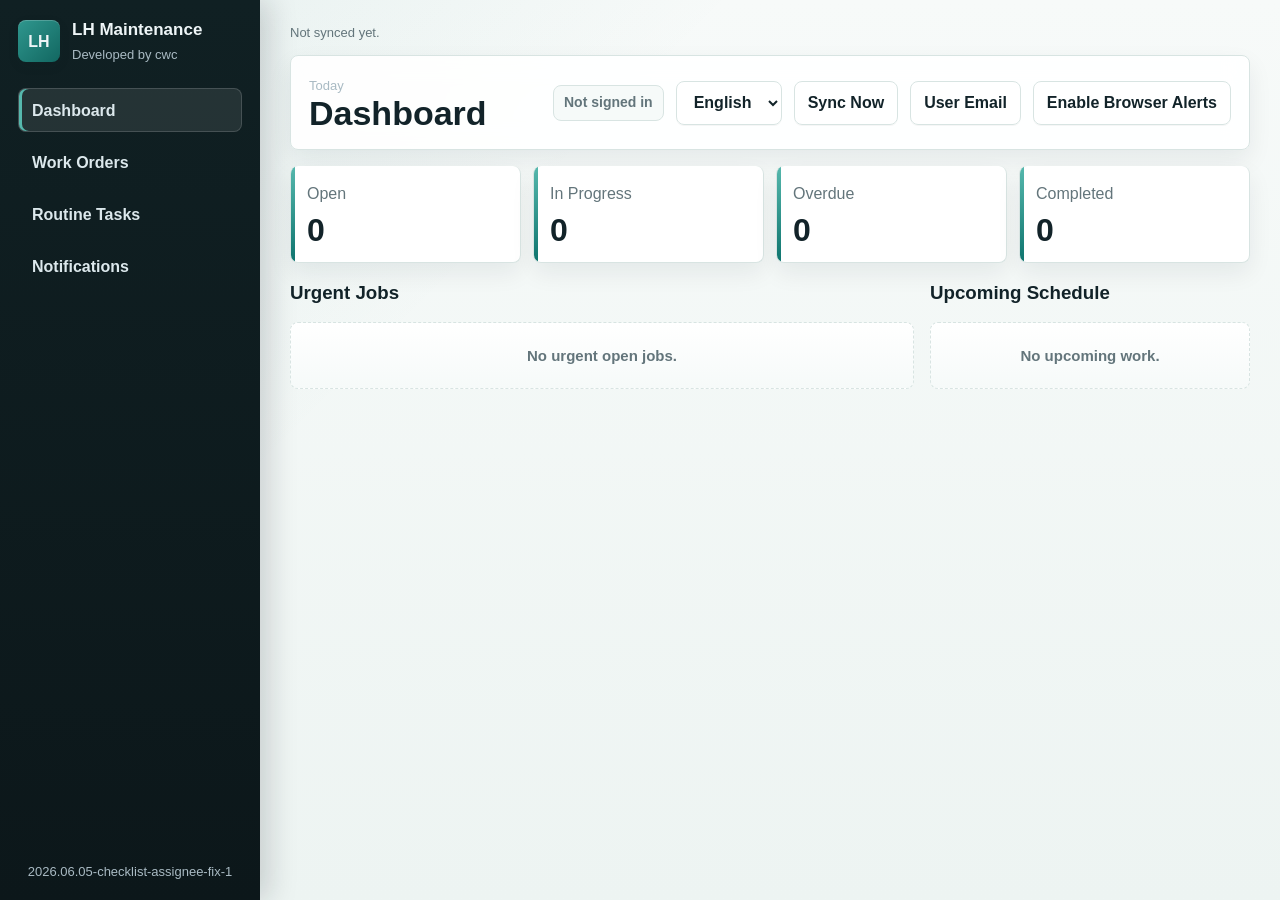
<file: index.html>
<!doctype html>
<html lang="en">
<head>
  <meta charset="utf-8">
  <meta name="viewport" content="width=device-width, initial-scale=1">
  <meta name="theme-color" content="#1d6f5f">
  <meta name="mobile-web-app-capable" content="yes">
  <meta name="apple-mobile-web-app-capable" content="yes">
  <meta name="apple-mobile-web-app-title" content="LH Maintenance">
  <title>LH Maintenance</title>
  <script>
    window.addEventListener("error", function (event) {
      var box = document.getElementById("startupError");
      if (box) box.textContent = "App startup error: " + event.message;
    });
  </script>
  <link rel="manifest" href="manifest.webmanifest">
  <link rel="icon" href="icons/lh-icon.svg" type="image/svg+xml">
  <link rel="apple-touch-icon" href="icons/lh-icon-192.png">
  <link rel="stylesheet" href="styles.css?v=20260605-checklist-assignee-fix-1">
</head>
<body>
  <div id="startupError" class="startup-error"></div>
  <aside class="sidebar">
    <div class="brand">
      <div class="brand-mark">LH</div>
      <div>
        <h1>LH Maintenance</h1>
        <p>Developed by cwc</p>
      </div>
    </div>
    <nav class="nav">
      <button class="nav-btn active" data-view="dashboard">Dashboard</button>
      <button class="nav-btn" data-view="orders">Work Orders</button>
      <button class="nav-btn" data-view="routines">Routine Tasks</button>
      <button class="nav-btn" data-view="notifications">Notifications</button>
      <button class="nav-btn" data-view="calendar" data-admin-only>Calendar</button>
      <button class="nav-btn" data-view="team" data-admin-only>Team</button>
      <button class="nav-btn" data-view="assets" data-admin-only>Assets</button>
      <button class="nav-btn" data-view="reports" data-admin-only>Reports</button>
      <button class="nav-btn" data-view="live" data-admin-only>Live Version</button>
    </nav>
    <div class="sidebar-actions">
      <button id="exportBtn" class="secondary" data-admin-only>Export Data</button>
      <label class="secondary file-label">
        Import Data
        <input id="importFile" type="file" accept="application/json" data-admin-only>
      </label>
      <div id="appVersion" class="app-version">2026.06.05-checklist-assignee-fix-1</div>
    </div>
  </aside>

  <main class="shell">
    <div id="updateBanner" class="update-banner hidden">
      <span id="updateText">New version available.</span>
      <button id="updateAppBtn" class="primary">Update</button>
    </div>
    <div id="syncStatus" class="sync-status">Not synced yet.</div>
    <header class="topbar">
      <div>
        <p class="eyebrow">Today</p>
        <h2 id="viewTitle">Dashboard</h2>
      </div>
      <div class="top-actions">
        <button id="installAppBtn" class="secondary hidden">Install App</button>
        <span id="roleStatus" class="access-pill">Not signed in</span>
        <select id="languageSelect" class="secondary language-select" aria-label="Language">
          <option value="en">English</option>
          <option value="zh">中文</option>
        </select>
        <button id="syncNowBtn" class="secondary">Sync Now</button>
        <button id="profileBtn" class="secondary">User Email</button>
        <button id="enableNotifyBtn" class="secondary">Enable Browser Alerts</button>
        <button id="newOrderBtn" class="primary" data-admin-only>New Work Order</button>
      </div>
    </header>

    <section id="dashboardView" class="view active">
      <div class="stats-grid">
        <article class="stat">
          <span>Open</span>
          <strong id="statOpen">0</strong>
        </article>
        <article class="stat">
          <span>In Progress</span>
          <strong id="statProgress">0</strong>
        </article>
        <article class="stat">
          <span>Overdue</span>
          <strong id="statOverdue">0</strong>
        </article>
        <article class="stat">
          <span>Completed</span>
          <strong id="statDone">0</strong>
        </article>
      </div>
      <div class="split">
        <section>
          <div class="section-head">
            <h3>Urgent Jobs</h3>
          </div>
          <div id="urgentList" class="order-list"></div>
        </section>
        <section>
          <div class="section-head">
            <h3>Upcoming Schedule</h3>
          </div>
          <div id="scheduleList" class="timeline"></div>
        </section>
      </div>
    </section>

    <section id="ordersView" class="view">
      <div class="toolbar">
        <input id="searchInput" type="search" placeholder="Search order, asset, area, assignee">
        <select id="statusFilter">
          <option value="all">All statuses</option>
          <option value="Open">Open</option>
          <option value="In Progress">In Progress</option>
          <option value="Waiting Parts">Waiting Parts</option>
          <option value="Completed">Completed</option>
        </select>
        <select id="priorityFilter">
          <option value="all">All priorities</option>
          <option value="Critical">Critical</option>
          <option value="High">High</option>
          <option value="Medium">Medium</option>
          <option value="Low">Low</option>
        </select>
      </div>
      <div id="ordersList" class="order-list"></div>
    </section>

    <section id="routinesView" class="view">
      <div class="section-head">
        <h3>Routine Maintenance</h3>
        <button id="newRoutineBtn" class="secondary" data-admin-only>New Routine</button>
      </div>
      <div id="routinesList" class="order-list"></div>
    </section>

    <section id="notificationsView" class="view">
      <div class="section-head">
        <h3>Task Notifications</h3>
        <button id="clearNotificationsBtn" class="secondary">Mark All Read</button>
      </div>
      <div id="notificationsList" class="order-list"></div>
    </section>

    <section id="calendarView" class="view">
      <div class="calendar-grid">
        <section>
          <div class="section-head">
            <h3 id="calendarCurrentTitle">Current Month</h3>
          </div>
          <div id="calendarCurrent" class="calendar-month"></div>
        </section>
        <section>
          <div class="section-head">
            <h3 id="calendarNextTitle">Next Month</h3>
          </div>
          <div id="calendarNext" class="calendar-month"></div>
        </section>
      </div>
    </section>

    <section id="teamView" class="view">
      <div id="teamGrid" class="team-grid"></div>
    </section>

    <section id="assetsView" class="view">
      <div class="section-head">
        <h3>Equipment Register</h3>
        <button id="addAssetBtn" class="secondary" data-admin-only>Add Asset</button>
      </div>
      <div id="assetsTable" class="table"></div>
    </section>

    <section id="reportsView" class="view">
      <div class="report-grid">
        <article class="asset-report-card">
          <h3>Assets</h3>
          <div id="assetReport" class="table"></div>
        </article>
        <article>
          <h3>Task Type</h3>
          <div id="taskTypeReport" class="bars"></div>
        </article>
        <article>
          <h3>Priority Category</h3>
          <div id="priorityReport" class="bars"></div>
        </article>
      </div>
      <button id="printBtn" class="secondary" data-admin-only>Print Report</button>
    </section>

    <section id="liveView" class="view">
      <div class="settings-panel">
        <h3>Workspace Setup</h3>
        <p>Each branch can run this same app with its own admin emails, Google Sheet database, Drive folder, and Firebase push project.</p>
        <form id="workspaceForm" class="workspace-form">
          <div class="form-grid">
            <label>Branch / Workspace Name<input id="workspaceNameInput" placeholder="LH Singapore Maintenance"></label>
            <label>Database Owner Email<input id="databaseOwnerInput" type="email" placeholder="branchmaintenance@gmail.com"></label>
            <label>Admin Emails<textarea id="adminEmailsInput" rows="4" placeholder="one admin email per line"></textarea></label>
            <label>Google Apps Script URL<textarea id="apiUrlInput" rows="4" placeholder="https://script.google.com/macros/s/.../exec"></textarea></label>
            <label>Google Sheet ID<input id="sheetIdInput" placeholder="Spreadsheet ID"></label>
            <label>Drive Folder ID<input id="driveFolderIdInput" placeholder="Folder ID for reports and attachments"></label>
            <label>Firebase Project ID<input id="firebaseProjectIdInput" placeholder="Firebase project ID"></label>
            <label>Firebase API Key<input id="firebaseApiKeyInput" placeholder="AIza..."></label>
            <label>Firebase App ID<input id="firebaseAppIdInput" placeholder="1:...:web:..."></label>
            <label>Firebase Sender ID<input id="firebaseSenderIdInput" placeholder="Messaging sender ID"></label>
            <label>Firebase VAPID Public Key<textarea id="vapidKeyInput" rows="4" placeholder="Web Push public key"></textarea></label>
          </div>
          <div class="dialog-actions">
            <span id="workspaceStatus" class="hint"></span>
            <span></span>
            <button type="button" id="resetWorkspaceBtn" class="secondary">Use LHSG Default</button>
            <button class="primary">Save Workspace</button>
          </div>
        </form>
        <div class="settings-grid">
          <div>
            <strong>Reusable Branch Setup</strong>
            <span>Another country branch can enter their own admin email and Google database details without changing the app code.</span>
          </div>
          <div>
            <strong>Database Switching</strong>
            <span>If one Google storage account is full, copy the Sheet and Drive folder, then update this workspace setup.</span>
          </div>
          <div>
            <strong>Authority</strong>
            <span>Admin emails can assign and manage tasks. User emails only see their assigned work orders.</span>
          </div>
          <div>
            <strong>Live Backend</strong>
            <span>Google Apps Script must enforce the same admin/user rules for real security.</span>
          </div>
        </div>
        <div class="push-debug-panel" data-admin-only>
          <div class="section-head">
            <div>
              <h3>Push Notification Debug</h3>
              <p>Check this device's install, service worker, and push registration state before sending real task notifications.</p>
            </div>
            <button type="button" id="testPushRegistrationBtn" class="secondary">Test Push Registration</button>
          </div>
          <div id="pushDebugOutput" class="push-debug-output">No push registration test has run on this device.</div>
        </div>
      </div>
    </section>
  </main>

  <nav class="mobile-app-nav" aria-label="Mobile navigation">
    <div id="mobileMorePanel" class="mobile-more-panel" hidden>
      <div class="mobile-more-head">
        <span>More</span>
        <button type="button" id="mobileMoreCloseBtn" class="icon-btn" aria-label="Close more menu">x</button>
      </div>
      <div class="mobile-more-grid">
        <button type="button" class="mobile-more-link mobile-view-btn" data-view="notifications">Notifications</button>
        <button type="button" class="mobile-more-link mobile-view-btn" data-view="calendar" data-admin-only>Calendar</button>
        <button type="button" class="mobile-more-link mobile-view-btn" data-view="team" data-admin-only>Team</button>
        <button type="button" class="mobile-more-link mobile-view-btn" data-view="assets" data-admin-only>Assets</button>
        <button type="button" class="mobile-more-link mobile-view-btn" data-view="reports" data-admin-only>Reports</button>
        <button type="button" class="mobile-more-link mobile-view-btn" data-view="live" data-admin-only>Admin Setup</button>
      </div>
    </div>
    <div class="mobile-nav-bar">
      <button type="button" class="mobile-tab mobile-view-btn active" data-view="dashboard">
        <span class="mobile-tab-mark" aria-hidden="true">D</span>
        <span class="mobile-tab-label">Dashboard</span>
      </button>
      <button type="button" class="mobile-tab mobile-view-btn" data-view="orders">
        <span class="mobile-tab-mark" aria-hidden="true">W</span>
        <span class="mobile-tab-label">Work</span>
      </button>
      <button type="button" class="mobile-tab mobile-view-btn" data-view="routines">
        <span class="mobile-tab-mark" aria-hidden="true">R</span>
        <span class="mobile-tab-label">Routine</span>
      </button>
      <button type="button" id="mobileMoreBtn" class="mobile-tab mobile-more-toggle" aria-expanded="false" aria-controls="mobileMorePanel">
        <span class="mobile-tab-mark" aria-hidden="true">+</span>
        <span>More</span>
      </button>
    </div>
  </nav>

  <dialog id="orderDialog">
    <form id="orderForm" method="dialog">
      <div class="dialog-head">
        <h3 id="dialogTitle">New Work Order</h3>
        <button type="button" class="icon-btn" id="closeDialogBtn" aria-label="Close">x</button>
      </div>
      <input type="hidden" id="orderId">
      <input type="hidden" id="sourceRoutineId">
      <div class="form-grid">
        <label>Title<input id="titleInput" required></label>
        <label>Asset<input id="assetInput" required></label>
        <label>Area<input id="areaInput" required></label>
        <label>Assigned To 1<input id="assigneeInput" list="userList" required></label>
        <datalist id="userList"></datalist>
        <label>Assignee 1 Email<input id="assigneeEmailInput" type="email" placeholder="optional"></label>
        <label>Assigned To 2<input id="assignee2Input" list="userList" placeholder="optional"></label>
        <label>Assignee 2 Email<input id="assignee2EmailInput" type="email" placeholder="optional"></label>
        <label>Admin / Assigner Email<input id="adminEmailInput" type="email" placeholder="optional"></label>
        <label>Task Type
          <select id="taskTypeInput">
            <option>Routine Maintenance</option>
            <option selected>Breakdown</option>
            <option>Ad-hoc</option>
            <option>Inspection</option>
            <option>Improvement</option>
          </select>
        </label>
        <label>Priority
          <select id="priorityInput">
            <option>Critical</option>
            <option>High</option>
            <option selected>Medium</option>
            <option>Low</option>
          </select>
        </label>
        <label>Status
          <select id="statusInput">
            <option>Open</option>
            <option>In Progress</option>
            <option>Waiting Parts</option>
            <option>Completed</option>
          </select>
        </label>
        <label>Due Date<input id="dueInput" type="date" required></label>
        <label>Estimated Hours<input id="hoursInput" type="number" min="0.5" step="0.5" value="1"></label>
      </div>
      <label class="full">Details<textarea id="detailsInput" rows="4"></textarea></label>
      <label class="full">Latest Update<textarea id="updateInput" rows="3"></textarea></label>
      <div class="dialog-actions">
        <button type="button" id="deleteOrderBtn" class="danger">Delete</button>
        <span></span>
        <button type="button" class="secondary" id="cancelBtn">Cancel</button>
        <button class="primary" id="saveOrderBtn">Save</button>
      </div>
    </form>
  </dialog>

  <dialog id="profileDialog">
    <form id="profileForm" method="dialog">
      <div class="dialog-head">
        <h3>User Email</h3>
        <button type="button" class="icon-btn" id="closeProfileBtn" aria-label="Close">x</button>
      </div>
      <label class="full">Your Email Address<input id="userEmailInput" type="email" placeholder="staff@company.com"></label>
      <label class="full">Username<input id="usernameInput" placeholder="e.g. woeichia"></label>
      <label class="full checkbox-line">
        <input id="newWorkspaceAdminInput" type="checkbox">
        Create a new branch workspace and make this email the admin
      </label>
      <p id="roleInfo" class="hint">Saved to the shared user directory so admins can assign tasks by username.</p>
      <div class="dialog-actions">
        <span></span>
        <span></span>
        <button type="button" class="secondary" id="cancelProfileBtn">Cancel</button>
        <button class="primary">Save Email</button>
      </div>
    </form>
  </dialog>

  <dialog id="assetDialog">
    <form id="assetForm" method="dialog">
      <div class="dialog-head">
        <h3>Add Asset</h3>
        <button type="button" class="icon-btn" id="closeAssetBtn" aria-label="Close">x</button>
      </div>
      <div class="form-grid">
        <label>Asset Name<input id="assetNameInput" required></label>
        <label>Area<input id="assetAreaInput" required></label>
        <label>Type<input id="assetTypeInput" required></label>
        <label>Last Service<input id="assetServiceInput" type="date" required></label>
      </div>
      <div class="dialog-actions">
        <span></span>
        <span></span>
        <button type="button" class="secondary" id="cancelAssetBtn">Cancel</button>
        <button class="primary">Save Asset</button>
      </div>
    </form>
  </dialog>

  <dialog id="routineDialog">
    <form id="routineForm" method="dialog">
      <div class="dialog-head">
        <h3 id="routineDialogTitle">New Routine</h3>
        <button type="button" class="icon-btn" id="closeRoutineBtn" aria-label="Close">x</button>
      </div>
      <input type="hidden" id="routineId">
      <div class="form-grid">
        <label>Task Name<input id="routineTitleInput" required></label>
        <label>Asset<input id="routineAssetInput" required></label>
        <label>Area<input id="routineAreaInput" required></label>
        <label>Default Assigned To<input id="routineAssigneeInput" list="userList" placeholder="optional"></label>
        <label>Assignee Email<input id="routineAssigneeEmailInput" type="email" placeholder="optional"></label>
        <label>Task Type
          <select id="routineTaskTypeInput">
            <option selected>Routine Maintenance</option>
          </select>
        </label>
        <label>Frequency
          <select id="routineFrequencyInput">
            <option value="7">Weekly</option>
            <option value="14">Every 2 Weeks</option>
            <option value="30" selected>Monthly</option>
            <option value="60">Every 2 Months</option>
            <option value="90">Every 3 Months</option>
            <option value="180">Half-Yearly</option>
            <option value="365">Yearly</option>
          </select>
        </label>
        <label>Next Due Date<input id="routineNextDueInput" type="date" required></label>
        <label>Priority
          <select id="routinePriorityInput">
            <option>High</option>
            <option selected>Medium</option>
            <option>Low</option>
          </select>
        </label>
        <label>Estimated Hours<input id="routineHoursInput" type="number" min="0.5" step="0.5" value="1"></label>
      </div>
      <label class="full">Checklist Items<textarea id="routineChecklistInput" rows="6" placeholder="Enter one checkpoint per line"></textarea></label>
      <label class="full">Details<textarea id="routineDetailsInput" rows="3"></textarea></label>
      <div class="dialog-actions">
        <button type="button" id="deleteRoutineBtn" class="danger">Delete</button>
        <span></span>
        <button type="button" class="secondary" id="cancelRoutineBtn">Cancel</button>
        <button class="primary">Save Routine</button>
      </div>
    </form>
  </dialog>

  <dialog id="confirmDialog" class="confirm-dialog">
    <form id="confirmForm" method="dialog">
      <div class="dialog-head">
        <div class="confirm-icon" aria-hidden="true">!</div>
        <button type="button" class="icon-btn" id="cancelConfirmBtn" aria-label="Close">x</button>
      </div>
      <div class="confirm-copy">
        <h3 id="confirmTitle">Confirm action</h3>
        <p id="confirmMessage">Please confirm this action.</p>
      </div>
      <div id="confirmTarget" class="confirm-target"></div>
      <div class="confirm-steps" aria-label="Confirmation steps">
        <div class="confirm-step">Check the selected task.</div>
        <div class="confirm-step danger-step">Confirm the delete request.</div>
      </div>
      <div class="dialog-actions">
        <span></span>
        <span></span>
        <button type="button" class="secondary" id="backConfirmBtn">Cancel</button>
        <button type="button" class="danger" id="acceptConfirmBtn">Confirm Delete</button>
      </div>
    </form>
  </dialog>

  <script src="app.js?v=20260605-checklist-assignee-fix-1"></script>
</body>
</html>
</file>
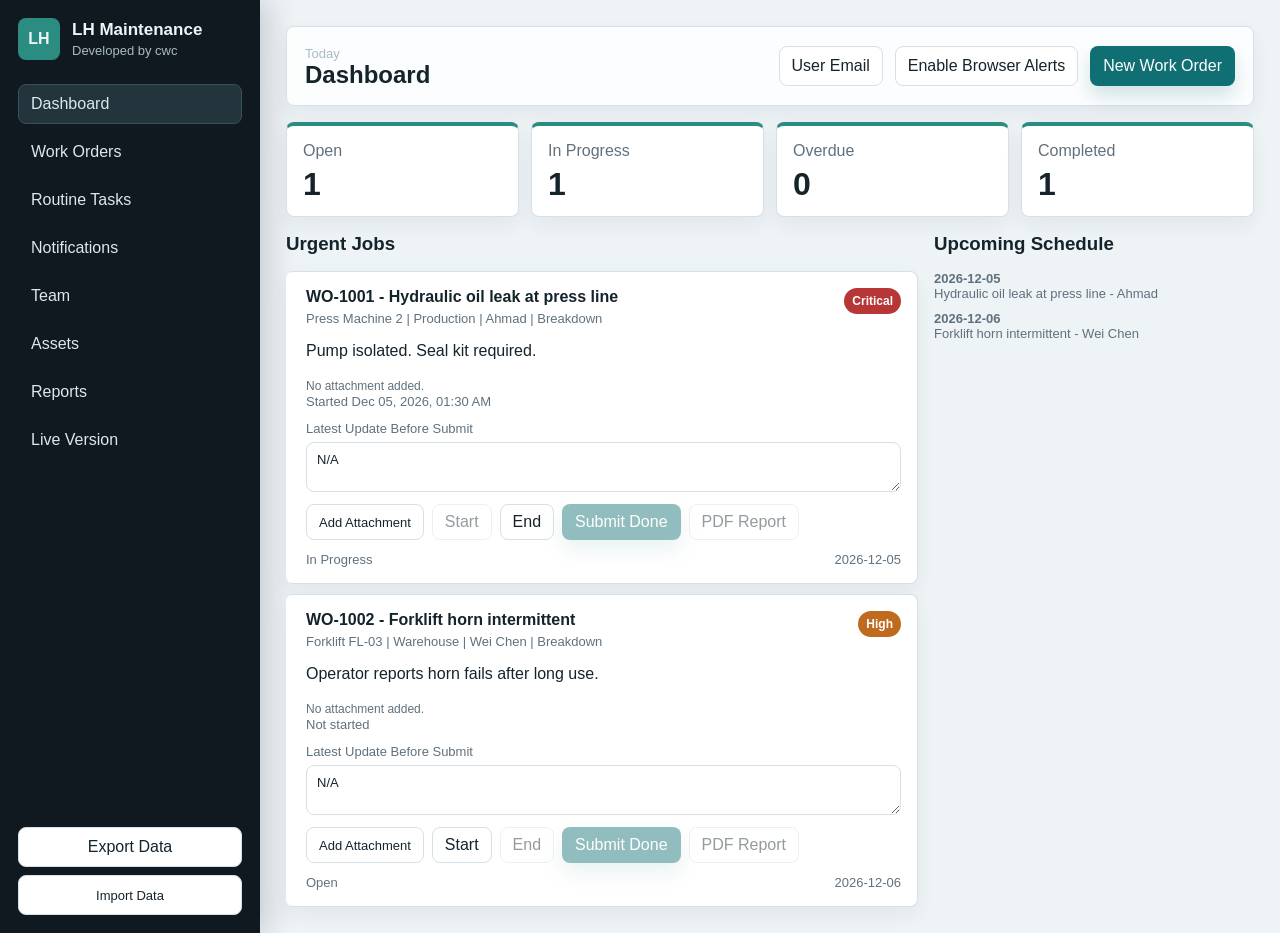
<file: MaintenanceApp/index.html>
<!doctype html>
<html lang="en">
<head>
  <meta charset="utf-8">
  <meta name="viewport" content="width=device-width, initial-scale=1">
  <meta name="theme-color" content="#1d6f5f">
  <meta name="mobile-web-app-capable" content="yes">
  <meta name="apple-mobile-web-app-capable" content="yes">
  <meta name="apple-mobile-web-app-title" content="LH Maintenance">
  <title>LH Maintenance</title>
  <link rel="manifest" href="manifest.webmanifest">
  <link rel="icon" href="icons/lh-icon.svg" type="image/svg+xml">
  <link rel="apple-touch-icon" href="icons/lh-icon.svg">
  <link rel="stylesheet" href="styles.css">
</head>
<body>
  <aside class="sidebar">
    <div class="brand">
      <div class="brand-mark">LH</div>
      <div>
        <h1>LH Maintenance</h1>
        <p>Developed by cwc</p>
      </div>
    </div>
    <nav class="nav">
      <button class="nav-btn active" data-view="dashboard">Dashboard</button>
      <button class="nav-btn" data-view="orders">Work Orders</button>
      <button class="nav-btn" data-view="routines">Routine Tasks</button>
      <button class="nav-btn" data-view="notifications">Notifications</button>
      <button class="nav-btn" data-view="team">Team</button>
      <button class="nav-btn" data-view="assets">Assets</button>
      <button class="nav-btn" data-view="reports">Reports</button>
      <button class="nav-btn" data-view="live">Live Version</button>
    </nav>
    <div class="sidebar-actions">
      <button id="exportBtn" class="secondary">Export Data</button>
      <label class="secondary file-label">
        Import Data
        <input id="importFile" type="file" accept="application/json">
      </label>
    </div>
  </aside>

  <main class="shell">
    <header class="topbar">
      <div>
        <p class="eyebrow">Today</p>
        <h2 id="viewTitle">Dashboard</h2>
      </div>
      <div class="top-actions">
        <button id="installAppBtn" class="secondary hidden">Install App</button>
        <button id="profileBtn" class="secondary">User Email</button>
        <button id="enableNotifyBtn" class="secondary">Enable Browser Alerts</button>
        <button id="newOrderBtn" class="primary">New Work Order</button>
      </div>
    </header>

    <section id="dashboardView" class="view active">
      <div class="stats-grid">
        <article class="stat">
          <span>Open</span>
          <strong id="statOpen">0</strong>
        </article>
        <article class="stat">
          <span>In Progress</span>
          <strong id="statProgress">0</strong>
        </article>
        <article class="stat">
          <span>Overdue</span>
          <strong id="statOverdue">0</strong>
        </article>
        <article class="stat">
          <span>Completed</span>
          <strong id="statDone">0</strong>
        </article>
      </div>
      <div class="split">
        <section>
          <div class="section-head">
            <h3>Urgent Jobs</h3>
          </div>
          <div id="urgentList" class="order-list"></div>
        </section>
        <section>
          <div class="section-head">
            <h3>Upcoming Schedule</h3>
          </div>
          <div id="scheduleList" class="timeline"></div>
        </section>
      </div>
    </section>

    <section id="ordersView" class="view">
      <div class="toolbar">
        <input id="searchInput" type="search" placeholder="Search order, asset, area, assignee">
        <select id="statusFilter">
          <option value="all">All statuses</option>
          <option value="Open">Open</option>
          <option value="In Progress">In Progress</option>
          <option value="Waiting Parts">Waiting Parts</option>
          <option value="Completed">Completed</option>
        </select>
        <select id="priorityFilter">
          <option value="all">All priorities</option>
          <option value="Critical">Critical</option>
          <option value="High">High</option>
          <option value="Medium">Medium</option>
          <option value="Low">Low</option>
        </select>
      </div>
      <div id="ordersList" class="order-list"></div>
    </section>

    <section id="routinesView" class="view">
      <div class="section-head">
        <h3>Routine Maintenance</h3>
        <button id="newRoutineBtn" class="secondary">New Routine</button>
      </div>
      <div id="routinesList" class="order-list"></div>
    </section>

    <section id="notificationsView" class="view">
      <div class="section-head">
        <h3>Assignment Notifications</h3>
        <button id="clearNotificationsBtn" class="secondary">Mark All Read</button>
      </div>
      <div id="notificationsList" class="order-list"></div>
    </section>

    <section id="teamView" class="view">
      <div id="teamGrid" class="team-grid"></div>
    </section>

    <section id="assetsView" class="view">
      <div class="section-head">
        <h3>Equipment Register</h3>
        <button id="addAssetBtn" class="secondary">Add Asset</button>
      </div>
      <div id="assetsTable" class="table"></div>
    </section>

    <section id="reportsView" class="view">
      <div class="report-grid">
        <article class="asset-report-card">
          <h3>Assets</h3>
          <div id="assetReport" class="table"></div>
        </article>
        <article>
          <h3>Task Type</h3>
          <div id="taskTypeReport" class="bars"></div>
        </article>
        <article>
          <h3>Priority Category</h3>
          <div id="priorityReport" class="bars"></div>
        </article>
      </div>
      <button id="printBtn" class="secondary">Print Report</button>
    </section>

    <section id="liveView" class="view">
      <div class="settings-panel">
        <h3>Live Version Setup</h3>
        <p>Internal staff version planned for Google Drive storage, PDF report filing, and email notifications.</p>
        <div class="settings-grid">
          <div>
            <strong>Database</strong>
            <span>Google Drive or Google Sheets record storage for staff usage.</span>
          </div>
          <div>
            <strong>PDF Storage</strong>
            <span>Completion reports to be saved into a selected Drive folder after Submit Done.</span>
          </div>
          <div>
            <strong>Email Flow</strong>
            <span>Send the completion PDF to the task admin or assigner email address.</span>
          </div>
          <div>
            <strong>User Registration</strong>
            <span>Staff sign in or register with their own company email address.</span>
          </div>
        </div>
      </div>
    </section>
  </main>

  <dialog id="orderDialog">
    <form id="orderForm" method="dialog">
      <div class="dialog-head">
        <h3 id="dialogTitle">New Work Order</h3>
        <button type="button" class="icon-btn" id="closeDialogBtn" aria-label="Close">x</button>
      </div>
      <input type="hidden" id="orderId">
      <div class="form-grid">
        <label>Title<input id="titleInput" required></label>
        <label>Asset<input id="assetInput" required></label>
        <label>Area<input id="areaInput" required></label>
        <label>Assigned To<input id="assigneeInput" required></label>
        <label>Assignee Email<input id="assigneeEmailInput" type="email" placeholder="optional"></label>
        <label>Admin / Assigner Email<input id="adminEmailInput" type="email" placeholder="optional"></label>
        <label>Task Type
          <select id="taskTypeInput">
            <option>Routine Maintenance</option>
            <option selected>Breakdown</option>
            <option>Ad-hoc</option>
            <option>Inspection</option>
            <option>Improvement</option>
          </select>
        </label>
        <label>Priority
          <select id="priorityInput">
            <option>Critical</option>
            <option>High</option>
            <option selected>Medium</option>
            <option>Low</option>
          </select>
        </label>
        <label>Status
          <select id="statusInput">
            <option>Open</option>
            <option>In Progress</option>
            <option>Waiting Parts</option>
            <option>Completed</option>
          </select>
        </label>
        <label>Due Date<input id="dueInput" type="date" required></label>
        <label>Estimated Hours<input id="hoursInput" type="number" min="0.5" step="0.5" value="1"></label>
      </div>
      <label class="full">Details<textarea id="detailsInput" rows="4"></textarea></label>
      <label class="full">Latest Update<textarea id="updateInput" rows="3"></textarea></label>
      <div class="dialog-actions">
        <button type="button" id="deleteOrderBtn" class="danger">Delete</button>
        <span></span>
        <button type="button" class="secondary" id="cancelBtn">Cancel</button>
        <button class="primary" id="saveOrderBtn">Save</button>
      </div>
    </form>
  </dialog>

  <dialog id="profileDialog">
    <form id="profileForm" method="dialog">
      <div class="dialog-head">
        <h3>User Email</h3>
        <button type="button" class="icon-btn" id="closeProfileBtn" aria-label="Close">x</button>
      </div>
      <label class="full">Your Email Address<input id="userEmailInput" type="email" placeholder="staff@company.com"></label>
      <p class="hint">Stored on this browser for now. Live version will use Google sign-in or email registration.</p>
      <div class="dialog-actions">
        <span></span>
        <span></span>
        <button type="button" class="secondary" id="cancelProfileBtn">Cancel</button>
        <button class="primary">Save Email</button>
      </div>
    </form>
  </dialog>

  <dialog id="assetDialog">
    <form id="assetForm" method="dialog">
      <div class="dialog-head">
        <h3>Add Asset</h3>
        <button type="button" class="icon-btn" id="closeAssetBtn" aria-label="Close">x</button>
      </div>
      <div class="form-grid">
        <label>Asset Name<input id="assetNameInput" required></label>
        <label>Area<input id="assetAreaInput" required></label>
        <label>Type<input id="assetTypeInput" required></label>
        <label>Last Service<input id="assetServiceInput" type="date" required></label>
      </div>
      <div class="dialog-actions">
        <span></span>
        <span></span>
        <button type="button" class="secondary" id="cancelAssetBtn">Cancel</button>
        <button class="primary">Save Asset</button>
      </div>
    </form>
  </dialog>

  <dialog id="routineDialog">
    <form id="routineForm" method="dialog">
      <div class="dialog-head">
        <h3 id="routineDialogTitle">New Routine</h3>
        <button type="button" class="icon-btn" id="closeRoutineBtn" aria-label="Close">x</button>
      </div>
      <input type="hidden" id="routineId">
      <div class="form-grid">
        <label>Task Name<input id="routineTitleInput" required></label>
        <label>Asset<input id="routineAssetInput" required></label>
        <label>Area<input id="routineAreaInput" required></label>
        <label>Assigned To<input id="routineAssigneeInput" required></label>
        <label>Task Type
          <select id="routineTaskTypeInput">
            <option selected>Routine Maintenance</option>
          </select>
        </label>
        <label>Frequency
          <select id="routineFrequencyInput">
            <option value="7">Weekly</option>
            <option value="14">Every 2 Weeks</option>
            <option value="30" selected>Monthly</option>
            <option value="90">Quarterly</option>
            <option value="180">Half-Yearly</option>
            <option value="365">Yearly</option>
          </select>
        </label>
        <label>Next Due Date<input id="routineNextDueInput" type="date" required></label>
        <label>Priority
          <select id="routinePriorityInput">
            <option>High</option>
            <option selected>Medium</option>
            <option>Low</option>
          </select>
        </label>
        <label>Estimated Hours<input id="routineHoursInput" type="number" min="0.5" step="0.5" value="1"></label>
      </div>
      <label class="full">Checklist Items<textarea id="routineChecklistInput" rows="6" placeholder="Enter one checkpoint per line"></textarea></label>
      <label class="full">Details<textarea id="routineDetailsInput" rows="3"></textarea></label>
      <div class="dialog-actions">
        <button type="button" id="deleteRoutineBtn" class="danger">Delete</button>
        <span></span>
        <button type="button" class="secondary" id="cancelRoutineBtn">Cancel</button>
        <button class="primary">Save Routine</button>
      </div>
    </form>
  </dialog>

  <script src="app.js"></script>
</body>
</html>
</file>
<file: styles.css>
:root {
  --bg: #edf4f2;
  --bg-wash: #f7faf9;
  --panel: #ffffff;
  --panel-soft: #f6faf9;
  --panel-strong: #e7f3f1;
  --line: #d8e4e2;
  --line-strong: #b7cac6;
  --text: #122329;
  --muted: #63757b;
  --accent: #0e746e;
  --accent-dark: #095752;
  --accent-soft: rgba(14, 116, 110, 0.11);
  --danger: #b93636;
  --danger-soft: #fff2f2;
  --warning-soft: #fff8e8;
  --critical: #b73737;
  --high: #bf6a1f;
  --medium: #156f9f;
  --low: #4f7f45;
  --radius: 8px;
  --radius-sm: 6px;
  --shadow: 0 18px 38px rgba(18, 35, 41, 0.11);
  --shadow-soft: 0 10px 24px rgba(18, 35, 41, 0.07);
  --shadow-tight: 0 4px 12px rgba(18, 35, 41, 0.08);
  --tap: scale(0.98);
  --motion-fast: 150ms ease;
  --motion-med: 230ms cubic-bezier(0.2, 0.8, 0.2, 1);
}

* {
  box-sizing: border-box;
}

body {
  margin: 0;
  min-height: 100vh;
  display: grid;
  grid-template-columns: 260px 1fr;
  background:
    linear-gradient(135deg, rgba(14, 116, 110, 0.08), transparent 34%),
    linear-gradient(180deg, var(--bg-wash), var(--bg));
  color: var(--text);
  font-family: "Segoe UI", Arial, sans-serif;
  letter-spacing: 0;
  font-size: 16px;
  line-height: 1.45;
}

button, input, select, textarea {
  font: inherit;
}

button {
  cursor: pointer;
  -webkit-tap-highlight-color: transparent;
  touch-action: manipulation;
}

button:focus-visible,
input:focus-visible,
select:focus-visible,
textarea:focus-visible {
  outline: 3px solid rgba(14, 116, 110, 0.28);
  outline-offset: 2px;
}

.sidebar {
  position: sticky;
  top: 0;
  min-height: 100vh;
  background: linear-gradient(180deg, #102023, #0c171a);
  color: #eef5f7;
  padding: 18px;
  display: flex;
  flex-direction: column;
  gap: 24px;
  box-shadow: 8px 0 28px rgba(16, 24, 32, 0.18);
}

.brand {
  display: flex;
  align-items: center;
  gap: 12px;
}

.brand-mark {
  width: 42px;
  height: 42px;
  display: grid;
  place-items: center;
  border-radius: var(--radius);
  background: linear-gradient(135deg, #2f978e, #126761);
  box-shadow: inset 0 1px 0 rgba(255, 255, 255, 0.2), var(--shadow-tight);
  font-weight: 700;
}

.brand h1 {
  margin: 0;
  font-size: 17px;
}

.brand p, .eyebrow {
  margin: 3px 0 0;
  color: #a9bac3;
  font-size: 13px;
}

.nav {
  display: grid;
  gap: 8px;
}

.nav-btn, .secondary, .primary, .danger, .icon-btn {
  border: 1px solid transparent;
  border-radius: var(--radius);
  min-height: 44px;
  padding: 9px 13px;
  font-weight: 700;
  transition:
    background var(--motion-fast),
    border-color var(--motion-fast),
    color var(--motion-fast),
    transform var(--motion-fast),
    box-shadow var(--motion-fast);
}

.nav-btn {
  text-align: left;
  color: #dce8ec;
  background: transparent;
  border-color: transparent;
  font-weight: 650;
}

.nav-btn.active, .nav-btn:hover {
  background: rgba(255, 255, 255, 0.09);
  border-color: rgba(255, 255, 255, 0.15);
  box-shadow: inset 3px 0 0 #56b8ad;
}

.nav-btn:active,
.primary:active,
.secondary:active,
.danger:active,
.icon-btn:active,
.order-card:active {
  transform: var(--tap);
}

.sidebar-actions {
  margin-top: auto;
  display: grid;
  gap: 8px;
}

.mobile-app-nav {
  display: none;
}

.app-version {
  color: #a9bac3;
  font-size: 13px;
  text-align: center;
}

.file-label {
  display: grid;
  place-items: center;
}

.file-label input {
  display: none;
}

.shell {
  min-width: 0;
  padding: clamp(16px, 3vw, 30px);
}

.topbar, .section-head, .toolbar, .top-actions {
  display: flex;
  align-items: center;
  justify-content: space-between;
  gap: 12px;
  margin-bottom: 16px;
}

.update-banner {
  display: flex;
  align-items: center;
  justify-content: space-between;
  gap: 12px;
  margin-bottom: 16px;
  padding: 10px 12px;
  border: 1px solid rgba(15, 111, 115, 0.35);
  border-radius: var(--radius);
  background: var(--accent-soft);
  color: var(--accent-dark);
  font-size: 15px;
  font-weight: 700;
  box-shadow: var(--shadow-tight);
}

.sync-status {
  margin: -6px 0 12px;
  color: var(--muted);
  font-size: 13px;
}

.sync-status.sync-ok {
  color: var(--accent-dark);
}

.sync-status.sync-error {
  color: var(--danger);
  font-weight: 700;
}

.sync-chip {
  display: inline-flex;
  align-items: center;
  gap: 8px;
  width: fit-content;
  margin: 6px 0 10px;
  padding: 7px 10px;
  border: 1px solid rgba(15, 111, 115, 0.24);
  border-radius: var(--radius);
  background: var(--accent-soft);
  color: var(--accent-dark);
  font-size: 13px;
  font-weight: 700;
}

.spinner {
  width: 14px;
  height: 14px;
  border: 2px solid rgba(15, 111, 115, 0.25);
  border-top-color: var(--accent);
  border-radius: 50%;
  animation: spin 0.8s linear infinite;
}

@keyframes spin {
  to { transform: rotate(360deg); }
}

.top-actions {
  margin-bottom: 0;
}

.topbar h2, h3 {
  margin: 0;
}

.topbar {
  padding: 18px;
  border: 1px solid var(--line);
  border-radius: var(--radius);
  background: rgba(255, 255, 255, 0.9);
  box-shadow: var(--shadow-soft);
  backdrop-filter: blur(12px);
}

.topbar h2 {
  font-size: clamp(24px, 4.8vw, 34px);
  line-height: 1.05;
}

.primary {
  background: linear-gradient(180deg, #12837c, var(--accent));
  border-color: rgba(9, 87, 82, 0.2);
  color: white;
  box-shadow: 0 10px 18px rgba(14, 116, 110, 0.2);
}

.primary:hover {
  background: linear-gradient(180deg, #0f766f, var(--accent-dark));
  transform: translateY(-1px);
  box-shadow: 0 14px 24px rgba(14, 116, 110, 0.24);
}

button:disabled {
  cursor: not-allowed;
  opacity: 0.45;
}

.secondary {
  background: rgba(255, 255, 255, 0.94);
  border-color: var(--line);
  color: var(--text);
  box-shadow: 0 1px 0 rgba(18, 35, 41, 0.04);
}

.secondary:hover {
  border-color: var(--line-strong);
  background: var(--panel-soft);
  transform: translateY(-1px);
  box-shadow: var(--shadow-tight);
}

.danger {
  background: white;
  color: var(--danger);
  border-color: #e2b6b6;
}

.danger:hover {
  background: var(--danger-soft);
  border-color: #d78c8c;
  transform: translateY(-1px);
  box-shadow: 0 8px 18px rgba(185, 54, 54, 0.12);
}

.icon-btn {
  width: 40px;
  min-height: 40px;
  background: white;
  border-color: var(--line);
  display: inline-grid;
  place-items: center;
}

.view {
  display: none;
}

.view.active {
  display: block;
  animation: viewIn var(--motion-med) both;
}

@keyframes viewIn {
  from { opacity: 0; transform: translateY(8px); }
  to { opacity: 1; transform: translateY(0); }
}

.stats-grid {
  display: grid;
  grid-template-columns: repeat(4, minmax(150px, 1fr));
  gap: 12px;
  margin-bottom: 16px;
}

.stat, .order-card, .team-card, .table, .report-grid article, dialog {
  background: var(--panel);
  border: 1px solid var(--line);
  border-radius: var(--radius);
  box-shadow: var(--shadow-soft);
}

.stat {
  position: relative;
  overflow: hidden;
  padding: 16px;
  border-top: 0;
}

.stat::before {
  content: "";
  position: absolute;
  inset: 0 auto 0 0;
  width: 4px;
  background: linear-gradient(180deg, #56b8ad, var(--accent));
}

.stat span {
  color: var(--muted);
}

.stat strong {
  display: block;
  margin-top: 8px;
  font-size: 32px;
  line-height: 1;
}

.split, .report-grid {
  display: grid;
  grid-template-columns: minmax(0, 1.35fr) minmax(320px, 0.65fr);
  gap: 16px;
}

.asset-report-card {
  grid-column: 1 / -1;
}

.order-list, .timeline, .team-grid, .team-grid-inner, .user-directory {
  display: grid;
  gap: 10px;
}

.order-card {
  position: relative;
  overflow: hidden;
  padding: 16px;
  border-left: 4px solid transparent;
  animation: cardIn var(--motion-med) both;
  transition:
    border-color var(--motion-fast),
    background var(--motion-fast),
    box-shadow var(--motion-fast),
    transform var(--motion-fast);
}

.order-card.active-card {
  border-color: var(--accent);
  background: #ffffff;
  box-shadow: 0 12px 26px rgba(14, 116, 110, 0.1);
}

.order-card.completed-card {
  border-color: #d7dde1;
  background: #f6f8f9;
  color: #7c888f;
  box-shadow: none;
  opacity: 0.82;
}

.order-card.completed-card h4,
.order-card.completed-card .completion-note textarea {
  background: #fafbfb;
  color: #7c888f;
}

.order-card.completed-card .attachment-link,
.order-card.completed-card .meta,
.order-card.completed-card .card-foot {
  color: #8a949a;
}

.order-card.syncing-card {
  border-color: #2b8c8f;
  background: #f7fcfc;
}

.order-card:hover {
  border-color: var(--line-strong);
  box-shadow: var(--shadow);
  transform: translateY(-2px);
}

.order-card.selected-card,
.order-card:focus-within {
  border-color: var(--accent);
  box-shadow: 0 0 0 3px rgba(14, 116, 110, 0.12), var(--shadow);
}

.order-card header {
  display: flex;
  align-items: start;
  justify-content: space-between;
  gap: 12px;
}

.order-card h4 {
  margin: 0 0 5px;
  font-size: 17px;
  line-height: 1.25;
}

.order-card p {
  margin: 12px 0 8px;
  color: #33464d;
  overflow-wrap: anywhere;
}

.meta, .card-foot, .timeline-item {
  color: var(--muted);
  font-size: 14px;
}

.order-shortcut {
  width: 100%;
  border: 0;
  text-align: left;
  cursor: pointer;
}

.calendar-grid {
  display: grid;
  grid-template-columns: repeat(2, minmax(0, 1fr));
  gap: 18px;
}

.calendar-month {
  display: grid;
  grid-template-columns: repeat(7, minmax(0, 1fr));
  gap: 1px;
  overflow: hidden;
  border: 1px solid var(--line);
  border-radius: var(--radius);
  background: var(--line);
}

.calendar-head-cell,
.calendar-day {
  min-height: 92px;
  padding: 7px;
  background: var(--panel);
}

.calendar-head-cell {
  min-height: auto;
  background: var(--panel-soft);
  color: var(--muted);
  font-size: 12px;
  font-weight: 700;
  text-align: center;
}

.calendar-day strong {
  display: block;
  margin-bottom: 5px;
  font-size: 12px;
}

.muted-day {
  background: #edf2f4;
}

.calendar-item {
  display: block;
  width: 100%;
  min-height: 0;
  margin: 4px 0 0;
  padding: 4px 5px;
  border: 0;
  border-radius: var(--radius-sm);
  background: var(--accent-soft);
  color: var(--accent-dark);
  font-size: 13px;
  line-height: 1.25;
  text-align: left;
  overflow-wrap: anywhere;
}

.calendar-item.routine {
  background: rgba(242, 184, 75, 0.18);
  color: #825b08;
}

.hint {
  color: var(--muted);
  font-size: 13px;
}

.hidden {
  display: none !important;
}

.startup-error {
  display: none;
  position: fixed;
  left: 12px;
  right: 12px;
  top: 12px;
  z-index: 1000;
  padding: 10px 12px;
  border: 1px solid #b73737;
  border-radius: var(--radius);
  background: #fff1f1;
  color: #8a1f1f;
  font-size: 13px;
  font-weight: 700;
}

.startup-error:not(:empty) {
  display: block;
}

.access-pill {
  display: inline-flex;
  align-items: center;
  min-height: 36px;
  padding: 6px 10px;
  border: 1px solid var(--line);
  border-radius: var(--radius);
  background: var(--panel-soft);
  color: var(--muted);
  font-size: 14px;
  font-weight: 700;
  white-space: nowrap;
}

.access-pill.admin {
  border-color: rgba(15, 111, 115, 0.35);
  background: rgba(15, 111, 115, 0.1);
  color: var(--accent-dark);
}

.access-pill.user {
  border-color: rgba(21, 111, 159, 0.3);
  background: rgba(21, 111, 159, 0.1);
  color: var(--medium);
}

.language-select {
  width: auto;
  min-width: 96px;
}

.readonly-card {
  cursor: default;
}

.checkbox-line {
  display: inline-flex;
  grid-template-columns: none;
  align-items: center;
  gap: 8px;
  color: var(--text);
}

.checkbox-line input {
  width: auto;
}

.card-foot {
  display: flex;
  justify-content: space-between;
  gap: 12px;
  margin-top: 12px;
}

.work-actions {
  display: flex;
  flex-wrap: wrap;
  gap: 8px;
  margin-top: 12px;
}

.work-actions button {
  min-height: 34px;
}

.card-badges {
  display: inline-flex;
  flex-wrap: wrap;
  justify-content: flex-end;
  gap: 6px;
}

.attachment-control {
  display: inline-flex;
  align-items: center;
  min-height: 34px;
  cursor: pointer;
}

.attachment-control input {
  display: none;
}

.attachment-link {
  display: inline-flex;
  width: fit-content;
  max-width: 100%;
  margin-top: 6px;
  color: var(--accent-dark);
  font-size: 13px;
  font-weight: 700;
  overflow-wrap: anywhere;
}

.checklist, .routine-checklist {
  margin: 12px 0 0;
  padding: 10px;
  border: 1px solid var(--line);
  border-radius: var(--radius);
  background: var(--panel-soft);
}

.check-row {
  display: grid;
  grid-template-columns: minmax(180px, 1fr) auto auto;
  align-items: start;
  gap: 12px;
  color: var(--text);
  font-size: 15px;
  margin: 6px 0;
}

.check-row label {
  display: inline-flex;
  grid-template-columns: none;
  align-items: center;
  gap: 5px;
  color: var(--text);
  white-space: nowrap;
}

.completion-note {
  margin-top: 12px;
  color: var(--muted);
}

.completion-note textarea {
  resize: vertical;
}

.routine-checklist {
  padding-left: 28px;
}

.pill {
  display: inline-flex;
  align-items: center;
  min-height: 26px;
  padding: 3px 8px;
  border-radius: 999px;
  color: white;
  font-size: 12px;
  font-weight: 700;
  white-space: nowrap;
}

.complete-pill {
  display: inline-flex;
  align-items: center;
  min-height: 26px;
  padding: 3px 8px;
  border: 1px solid #a9b4ba;
  border-radius: 999px;
  background: #dfe4e7;
  color: #36444d;
  font-size: 12px;
  font-weight: 800;
  text-transform: uppercase;
  white-space: nowrap;
}

.Critical { background: var(--critical); }
.High { background: var(--high); }
.Medium { background: var(--medium); }
.Low { background: var(--low); }

.table-pill {
  display: inline-flex;
  align-items: center;
  min-height: 24px;
  padding: 3px 8px;
  border-radius: 999px;
  color: white;
  font-size: 12px;
  font-weight: 700;
  white-space: nowrap;
}

.notification-card.unread {
  border-left: 5px solid var(--accent);
}

.toolbar {
  justify-content: flex-start;
}

.toolbar input, .toolbar select {
  min-height: 44px;
  border: 1px solid var(--line);
  border-radius: var(--radius);
  padding: 9px 11px;
  background: white;
  box-shadow: 0 1px 0 rgba(21, 35, 43, 0.03);
  font-size: 16px;
}

.toolbar input {
  width: min(520px, 100%);
}

.team-grid {
  grid-template-columns: 1fr;
}

.team-grid-inner,
.user-directory {
  grid-template-columns: repeat(auto-fit, minmax(250px, 1fr));
}

.team-subhead {
  margin: 8px 0 0;
}

.user-directory {
  margin-bottom: 14px;
}

.team-card {
  padding: 14px;
}

.user-card {
  align-content: start;
}

.team-card h4 {
  margin: 0 0 8px;
}

.team-card ul {
  margin: 10px 0 0;
  padding-left: 18px;
}

.table {
  overflow: auto;
}

table {
  width: 100%;
  border-collapse: collapse;
}

th, td {
  padding: 12px;
  border-bottom: 1px solid var(--line);
  text-align: left;
  font-size: 14px;
}

th {
  color: var(--muted);
  font-weight: 600;
  background: #f6fafb;
}

tbody tr:hover {
  background: #f8fbfc;
}

.bars {
  display: grid;
  gap: 10px;
  padding-top: 14px;
}

.settings-panel {
  max-width: 980px;
  display: grid;
  gap: 14px;
  padding: 18px;
  background: var(--panel);
  border: 1px solid var(--line);
  border-radius: var(--radius);
  box-shadow: var(--shadow-soft);
}

.settings-panel h3,
.settings-panel p {
  margin: 0;
}

.settings-panel p {
  color: var(--muted);
}

.settings-grid {
  display: grid;
  grid-template-columns: repeat(2, minmax(0, 1fr));
  gap: 12px;
}

.settings-grid div {
  display: grid;
  gap: 5px;
  padding: 12px;
  background: var(--panel-soft);
  border: 1px solid var(--line);
  border-radius: var(--radius);
}

.settings-grid span {
  color: var(--muted);
  font-size: 14px;
}

.push-debug-panel {
  display: grid;
  gap: 12px;
  padding: 14px;
  border: 1px solid var(--line);
  border-radius: var(--radius);
  background: var(--panel-soft);
}

.push-debug-panel .section-head {
  align-items: flex-start;
  margin-bottom: 0;
}

.push-debug-panel p {
  margin-top: 4px;
}

.push-debug-output {
  min-height: 120px;
  max-height: 360px;
  overflow: auto;
  padding: 12px;
  border: 1px solid #cbd8de;
  border-radius: var(--radius);
  background: #101820;
  color: #eef5f7;
  font-family: Consolas, "Courier New", monospace;
  font-size: 12px;
  line-height: 1.5;
  white-space: pre-wrap;
  overflow-wrap: anywhere;
}

.bar-row {
  display: grid;
  grid-template-columns: 110px 1fr 40px;
  align-items: center;
  gap: 10px;
}

.bar-track {
  height: 12px;
  background: #e6edf1;
  border-radius: 999px;
  overflow: hidden;
}

.bar-fill {
  height: 100%;
  background: var(--accent);
}

dialog {
  width: min(780px, calc(100vw - 28px));
  max-height: calc(100vh - 32px);
  max-height: calc(100dvh - 32px);
  padding: 0;
  overflow: hidden;
  opacity: 0;
  transform: translateY(12px) scale(0.98);
  transition:
    opacity var(--motion-med),
    transform var(--motion-med),
    overlay var(--motion-med) allow-discrete,
    display var(--motion-med) allow-discrete;
}

dialog::backdrop {
  background: rgba(7, 16, 18, 0.42);
  backdrop-filter: blur(4px);
}

dialog[open] {
  display: flex;
  flex-direction: column;
  opacity: 1;
  transform: translateY(0) scale(1);
}

body:has(dialog[open]) {
  overflow: hidden;
}

form {
  padding: 18px;
}

dialog > form {
  display: flex;
  flex: 1 1 auto;
  flex-direction: column;
  min-height: 0;
  max-height: inherit;
  overflow-y: auto;
  overscroll-behavior: contain;
  padding-bottom: calc(18px + env(safe-area-inset-bottom, 0px));
}

.dialog-head {
  position: sticky;
  top: 0;
  z-index: 2;
  display: flex;
  align-items: center;
  justify-content: space-between;
  margin: -18px -18px 16px;
  padding: 18px 18px 12px;
  background: linear-gradient(180deg, var(--panel) 78%, rgba(255, 255, 255, 0));
}

.form-grid {
  display: grid;
  grid-template-columns: repeat(2, minmax(0, 1fr));
  gap: 12px;
}

label {
  display: grid;
  gap: 6px;
  color: var(--muted);
  font-size: 14px;
  font-weight: 650;
}

label input, label select, label textarea {
  border: 1px solid var(--line);
  border-radius: var(--radius);
  padding: 10px 11px;
  color: var(--text);
  min-width: 0;
  font-size: 16px;
  background: white;
  transition: border-color var(--motion-fast), box-shadow var(--motion-fast);
}

label input:focus,
label select:focus,
label textarea:focus,
.toolbar input:focus,
.toolbar select:focus {
  border-color: var(--accent);
  box-shadow: 0 0 0 3px rgba(14, 116, 110, 0.12);
  outline: none;
}

label input[type="file"] {
  padding: 8px;
  background: white;
}

.full {
  margin-top: 12px;
}

.dialog-actions {
  position: sticky;
  bottom: 0;
  z-index: 2;
  display: grid;
  grid-template-columns: auto 1fr auto auto;
  gap: 10px;
  margin: 18px -18px -18px;
  padding: 12px 18px calc(18px + env(safe-area-inset-bottom, 0px));
  border-top: 1px solid var(--line);
  background: rgba(255, 255, 255, 0.96);
  box-shadow: 0 -10px 24px rgba(18, 35, 41, 0.08);
}

.empty {
  padding: 22px;
  border: 1px dashed var(--line);
  border-radius: var(--radius);
  color: var(--muted);
  background: linear-gradient(180deg, #ffffff, var(--panel-soft));
  text-align: center;
  font-size: 15px;
  font-weight: 650;
}

.confirm-dialog {
  width: min(480px, calc(100vw - 28px));
}

.confirm-dialog form {
  display: grid;
  gap: 14px;
}

.confirm-icon {
  width: 44px;
  height: 44px;
  display: grid;
  place-items: center;
  border-radius: var(--radius);
  background: var(--danger-soft);
  color: var(--danger);
  font-weight: 900;
  font-size: 22px;
}

.confirm-copy {
  display: grid;
  gap: 6px;
}

.confirm-copy h3,
.confirm-copy p {
  margin: 0;
}

.confirm-copy p {
  color: var(--muted);
}

.confirm-target {
  padding: 10px 12px;
  border: 1px solid #efd0d0;
  border-radius: var(--radius);
  background: var(--danger-soft);
  color: #7d2525;
  font-weight: 750;
  overflow-wrap: anywhere;
}

.confirm-steps {
  display: grid;
  gap: 8px;
  padding: 12px;
  border: 1px solid var(--line);
  border-radius: var(--radius);
  background: var(--panel-soft);
  color: var(--muted);
  font-size: 14px;
}

.confirm-step {
  display: flex;
  align-items: center;
  gap: 8px;
}

.confirm-step::before {
  content: "";
  width: 9px;
  height: 9px;
  border-radius: 999px;
  background: var(--accent);
  box-shadow: 0 0 0 4px rgba(14, 116, 110, 0.11);
}

.confirm-step.danger-step::before {
  background: var(--danger);
  box-shadow: 0 0 0 4px rgba(185, 54, 54, 0.12);
}

@keyframes cardIn {
  from { opacity: 0; transform: translateY(10px); }
  to { opacity: 1; transform: translateY(0); }
}

@media (max-width: 850px) {
  body {
    grid-template-columns: 1fr;
  }

  .sidebar {
    position: static;
    min-height: auto;
    padding: 12px 14px;
    box-shadow: none;
  }

  .sidebar .nav,
  .sidebar-actions {
    display: none;
  }

  .stats-grid, .split, .report-grid, .form-grid, .settings-grid, .calendar-grid {
    grid-template-columns: 1fr;
  }

  .check-row {
    grid-template-columns: 1fr;
  }

  .topbar, .toolbar, .top-actions {
    align-items: stretch;
    flex-direction: column;
  }

  .shell {
    padding: 14px 14px calc(96px + env(safe-area-inset-bottom, 0px));
  }

  .topbar,
  .section-head,
  .card-foot,
  .order-card header,
  .dialog-actions {
    align-items: stretch;
    flex-direction: column;
  }

  .dialog-actions {
    display: flex;
  }

  .dialog-actions span:empty {
    display: none;
  }

  .primary,
  .secondary,
  .danger,
  .icon-btn,
  .attachment-control {
    width: 100%;
  }

  .card-badges {
    justify-content: flex-start;
  }

  .mobile-app-nav {
    position: fixed;
    left: max(10px, env(safe-area-inset-left, 0px));
    right: max(10px, env(safe-area-inset-right, 0px));
    bottom: max(10px, env(safe-area-inset-bottom, 0px));
    z-index: 20;
    display: block;
    pointer-events: none;
  }

  .mobile-nav-bar,
  .mobile-more-panel {
    pointer-events: auto;
    border: 1px solid rgba(183, 202, 198, 0.86);
    border-radius: var(--radius);
    background: rgba(255, 255, 255, 0.95);
    box-shadow: 0 18px 42px rgba(18, 35, 41, 0.18);
    backdrop-filter: blur(16px);
  }

  .mobile-nav-bar {
    display: grid;
    grid-template-columns: repeat(4, minmax(0, 1fr));
    gap: 6px;
    padding: 7px;
  }

  .mobile-tab,
  .mobile-more-link {
    border: 1px solid transparent;
    border-radius: var(--radius);
    background: transparent;
    color: var(--muted);
    font-weight: 800;
    transition:
      background var(--motion-fast),
      border-color var(--motion-fast),
      color var(--motion-fast),
      transform var(--motion-fast),
      box-shadow var(--motion-fast);
  }

  .mobile-tab {
    min-height: 52px;
    display: grid;
    place-items: center;
    gap: 2px;
    padding: 6px 4px;
    font-size: 13px;
    line-height: 1.1;
  }

  .mobile-tab-mark {
    width: 22px;
    height: 22px;
    display: grid;
    place-items: center;
    border-radius: 999px;
    background: var(--panel-soft);
    color: var(--accent-dark);
    font-size: 13px;
    font-weight: 900;
  }

  .mobile-tab.active,
  .mobile-more-link.active {
    border-color: rgba(14, 116, 110, 0.24);
    background: var(--accent-soft);
    color: var(--accent-dark);
    box-shadow: inset 0 -2px 0 rgba(14, 116, 110, 0.18);
  }

  .mobile-tab.active .mobile-tab-mark {
    background: var(--accent);
    color: #ffffff;
  }

  .mobile-tab:active,
  .mobile-more-link:active {
    transform: var(--tap);
  }

  .mobile-more-panel {
    display: grid;
    gap: 10px;
    margin-bottom: 10px;
    padding: 12px;
    animation: mobileMenuIn var(--motion-med) both;
  }

  .mobile-more-panel[hidden] {
    display: none;
  }

  .mobile-more-head {
    display: flex;
    align-items: center;
    justify-content: space-between;
    gap: 10px;
    color: var(--text);
    font-weight: 900;
  }

  .mobile-more-head .icon-btn {
    width: 38px;
    min-height: 38px;
  }

  .mobile-more-grid {
    display: grid;
    grid-template-columns: repeat(2, minmax(0, 1fr));
    gap: 8px;
  }

  .mobile-more-link {
    min-height: 44px;
    padding: 9px 10px;
    background: var(--panel-soft);
    font-size: 14px;
    text-align: center;
  }

  @keyframes mobileMenuIn {
    from { opacity: 0; transform: translateY(8px) scale(0.98); }
    to { opacity: 1; transform: translateY(0) scale(1); }
  }
}

@media (max-width: 520px) {
  dialog {
    width: calc(100vw - 16px);
    max-height: calc(100vh - 16px - env(safe-area-inset-top, 0px) - env(safe-area-inset-bottom, 0px));
    max-height: calc(100dvh - 16px - env(safe-area-inset-top, 0px) - env(safe-area-inset-bottom, 0px));
    margin-top: calc(8px + env(safe-area-inset-top, 0px));
    margin-bottom: calc(8px + env(safe-area-inset-bottom, 0px));
  }

  .brand h1 {
    font-size: 16px;
  }

  .nav {
    grid-template-columns: 1fr;
  }

  .stats-grid {
    grid-template-columns: repeat(2, minmax(0, 1fr));
  }

  .stat {
    padding: 14px;
  }

  .stat strong {
    font-size: 28px;
  }

  .order-card,
  .team-card,
  .settings-panel,
  .push-debug-panel {
    padding: 14px;
  }

  form {
    padding: 16px;
  }

  th,
  td {
    padding: 10px;
  }
}

@media (prefers-reduced-motion: reduce) {
  *,
  *::before,
  *::after {
    animation-duration: 0.01ms !important;
    animation-iteration-count: 1 !important;
    scroll-behavior: auto !important;
    transition-duration: 0.01ms !important;
  }

  .spinner {
    animation: none;
  }
}

@media print {
  .sidebar, .topbar button, .toolbar, dialog {
    display: none;
  }

  body {
    display: block;
    background: white;
  }
}
</file>
<file: MaintenanceApp/styles.css>
:root {
  --bg: #eef3f6;
  --panel: #ffffff;
  --panel-soft: #f8fbfc;
  --line: #d6e0e6;
  --text: #15232b;
  --muted: #60717d;
  --accent: #0f6f73;
  --accent-dark: #0a5356;
  --danger: #b73737;
  --critical: #b73737;
  --high: #bf6a1f;
  --medium: #156f9f;
  --low: #4f7f45;
  --shadow: 0 14px 34px rgba(21, 35, 43, 0.08);
  --shadow-soft: 0 8px 20px rgba(21, 35, 43, 0.06);
}

* {
  box-sizing: border-box;
}

body {
  margin: 0;
  min-height: 100vh;
  display: grid;
  grid-template-columns: 260px 1fr;
  background: var(--bg);
  color: var(--text);
  font-family: "Segoe UI", Arial, sans-serif;
  letter-spacing: 0;
}

button, input, select, textarea {
  font: inherit;
}

button {
  cursor: pointer;
}

.sidebar {
  background: #101820;
  color: #eef5f7;
  padding: 18px;
  display: flex;
  flex-direction: column;
  gap: 24px;
  box-shadow: 8px 0 28px rgba(16, 24, 32, 0.18);
}

.brand {
  display: flex;
  align-items: center;
  gap: 12px;
}

.brand-mark {
  width: 42px;
  height: 42px;
  display: grid;
  place-items: center;
  border-radius: 8px;
  background: #2b8c82;
  font-weight: 700;
}

.brand h1 {
  margin: 0;
  font-size: 17px;
}

.brand p, .eyebrow {
  margin: 3px 0 0;
  color: #a9bac3;
  font-size: 13px;
}

.nav {
  display: grid;
  gap: 8px;
}

.nav-btn, .secondary, .primary, .danger, .icon-btn {
  border: 1px solid transparent;
  border-radius: 8px;
  min-height: 40px;
  padding: 8px 12px;
  transition: background 0.16s ease, border-color 0.16s ease, transform 0.16s ease, box-shadow 0.16s ease;
}

.nav-btn {
  text-align: left;
  color: #dce8ec;
  background: transparent;
  border-color: transparent;
}

.nav-btn.active, .nav-btn:hover {
  background: #24343c;
  border-color: #36515c;
}

.sidebar-actions {
  margin-top: auto;
  display: grid;
  gap: 8px;
}

.file-label {
  display: grid;
  place-items: center;
}

.file-label input {
  display: none;
}

.shell {
  min-width: 0;
  padding: 26px;
}

.topbar, .section-head, .toolbar, .top-actions {
  display: flex;
  align-items: center;
  justify-content: space-between;
  gap: 12px;
  margin-bottom: 16px;
}

.top-actions {
  margin-bottom: 0;
}

.topbar h2, h3 {
  margin: 0;
}

.topbar {
  padding: 16px 18px;
  border: 1px solid var(--line);
  border-radius: 8px;
  background: rgba(255, 255, 255, 0.86);
  box-shadow: var(--shadow-soft);
}

.primary {
  background: var(--accent);
  color: white;
  box-shadow: 0 10px 18px rgba(15, 111, 115, 0.18);
}

.primary:hover {
  background: var(--accent-dark);
  transform: translateY(-1px);
}

button:disabled {
  cursor: not-allowed;
  opacity: 0.45;
}

.secondary {
  background: white;
  border-color: var(--line);
  color: var(--text);
}

.secondary:hover {
  border-color: #a9bbc4;
  background: #f8fbfc;
}

.danger {
  background: white;
  color: var(--danger);
  border-color: #e2b6b6;
}

.danger:hover {
  background: #fff6f6;
}

.icon-btn {
  width: 36px;
  min-height: 36px;
  background: white;
  border-color: var(--line);
}

.view {
  display: none;
}

.view.active {
  display: block;
}

.stats-grid {
  display: grid;
  grid-template-columns: repeat(4, minmax(150px, 1fr));
  gap: 12px;
  margin-bottom: 16px;
}

.stat, .order-card, .team-card, .table, .report-grid article, dialog {
  background: var(--panel);
  border: 1px solid var(--line);
  border-radius: 8px;
  box-shadow: var(--shadow-soft);
}

.stat {
  padding: 16px;
  border-top: 4px solid #2b8c82;
}

.stat span {
  color: var(--muted);
}

.stat strong {
  display: block;
  margin-top: 8px;
  font-size: 32px;
  line-height: 1;
}

.split, .report-grid {
  display: grid;
  grid-template-columns: minmax(0, 1.35fr) minmax(320px, 0.65fr);
  gap: 16px;
}

.asset-report-card {
  grid-column: 1 / -1;
}

.order-list, .timeline, .team-grid {
  display: grid;
  gap: 10px;
}

.order-card {
  padding: 16px;
  border-left: 4px solid transparent;
}

.order-card:hover {
  border-color: #b8c8cf;
  box-shadow: var(--shadow);
}

.order-card header {
  display: flex;
  align-items: start;
  justify-content: space-between;
  gap: 12px;
}

.order-card h4 {
  margin: 0 0 5px;
  font-size: 16px;
}

.meta, .card-foot, .timeline-item {
  color: var(--muted);
  font-size: 13px;
}

.hint {
  color: var(--muted);
  font-size: 12px;
}

.hidden {
  display: none !important;
}

.card-foot {
  display: flex;
  justify-content: space-between;
  gap: 12px;
  margin-top: 12px;
}

.work-actions {
  display: flex;
  flex-wrap: wrap;
  gap: 8px;
  margin-top: 12px;
}

.work-actions button {
  min-height: 34px;
}

.attachment-control {
  display: inline-flex;
  align-items: center;
  min-height: 34px;
  cursor: pointer;
}

.attachment-control input {
  display: none;
}

.attachment-control:has(input:disabled) {
  cursor: not-allowed;
  opacity: 0.55;
}

.attachment-link {
  display: inline-flex;
  width: fit-content;
  max-width: 100%;
  margin-top: 6px;
  color: var(--accent-dark);
  font-size: 13px;
  font-weight: 700;
  overflow-wrap: anywhere;
}

.checklist, .routine-checklist {
  margin: 12px 0 0;
  padding: 10px;
  border: 1px solid var(--line);
  border-radius: 8px;
  background: var(--panel-soft);
}

.check-row {
  display: grid;
  grid-template-columns: minmax(180px, 1fr) auto auto;
  align-items: start;
  gap: 12px;
  color: var(--text);
  font-size: 14px;
  margin: 6px 0;
}

.check-row label {
  display: inline-flex;
  grid-template-columns: none;
  align-items: center;
  gap: 5px;
  color: var(--text);
  white-space: nowrap;
}

.completion-note {
  margin-top: 12px;
  color: var(--muted);
}

.completion-note textarea {
  resize: vertical;
}

.routine-checklist {
  padding-left: 28px;
}

.pill {
  display: inline-flex;
  align-items: center;
  min-height: 26px;
  padding: 3px 8px;
  border-radius: 999px;
  color: white;
  font-size: 12px;
  font-weight: 700;
  white-space: nowrap;
}

.Critical { background: var(--critical); }
.High { background: var(--high); }
.Medium { background: var(--medium); }
.Low { background: var(--low); }

.table-pill {
  display: inline-flex;
  align-items: center;
  min-height: 24px;
  padding: 3px 8px;
  border-radius: 999px;
  color: white;
  font-size: 12px;
  font-weight: 700;
  white-space: nowrap;
}

.notification-card.unread {
  border-left: 5px solid var(--accent);
}

.toolbar {
  justify-content: flex-start;
}

.toolbar input, .toolbar select {
  min-height: 40px;
  border: 1px solid var(--line);
  border-radius: 8px;
  padding: 8px 10px;
  background: white;
  box-shadow: 0 1px 0 rgba(21, 35, 43, 0.03);
}

.toolbar input {
  width: min(520px, 100%);
}

.team-grid {
  grid-template-columns: repeat(auto-fit, minmax(250px, 1fr));
}

.team-card {
  padding: 14px;
}

.team-card h4 {
  margin: 0 0 8px;
}

.team-card ul {
  margin: 10px 0 0;
  padding-left: 18px;
}

.table {
  overflow: auto;
}

table {
  width: 100%;
  border-collapse: collapse;
}

th, td {
  padding: 12px;
  border-bottom: 1px solid var(--line);
  text-align: left;
}

th {
  color: var(--muted);
  font-weight: 600;
  background: #f6fafb;
}

tbody tr:hover {
  background: #f8fbfc;
}

.bars {
  display: grid;
  gap: 10px;
  padding-top: 14px;
}

.settings-panel {
  max-width: 980px;
  display: grid;
  gap: 14px;
  padding: 18px;
  background: var(--panel);
  border: 1px solid var(--line);
  border-radius: 8px;
  box-shadow: var(--shadow-soft);
}

.settings-panel h3,
.settings-panel p {
  margin: 0;
}

.settings-panel p {
  color: var(--muted);
}

.settings-grid {
  display: grid;
  grid-template-columns: repeat(2, minmax(0, 1fr));
  gap: 12px;
}

.settings-grid div {
  display: grid;
  gap: 5px;
  padding: 12px;
  background: var(--panel-soft);
  border: 1px solid var(--line);
  border-radius: 8px;
}

.settings-grid span {
  color: var(--muted);
  font-size: 13px;
}

.bar-row {
  display: grid;
  grid-template-columns: 110px 1fr 40px;
  align-items: center;
  gap: 10px;
}

.bar-track {
  height: 12px;
  background: #e6edf1;
  border-radius: 999px;
  overflow: hidden;
}

.bar-fill {
  height: 100%;
  background: var(--accent);
}

dialog {
  width: min(780px, calc(100vw - 28px));
  padding: 0;
}

dialog::backdrop {
  background: rgba(0, 0, 0, 0.35);
}

form {
  padding: 18px;
}

.dialog-head {
  display: flex;
  align-items: center;
  justify-content: space-between;
  margin-bottom: 16px;
}

.form-grid {
  display: grid;
  grid-template-columns: repeat(2, minmax(0, 1fr));
  gap: 12px;
}

label {
  display: grid;
  gap: 6px;
  color: var(--muted);
  font-size: 13px;
}

label input, label select, label textarea {
  border: 1px solid var(--line);
  border-radius: 8px;
  padding: 9px 10px;
  color: var(--text);
  min-width: 0;
}

label input[type="file"] {
  padding: 8px;
  background: white;
}

.full {
  margin-top: 12px;
}

.dialog-actions {
  display: grid;
  grid-template-columns: auto 1fr auto auto;
  gap: 10px;
  margin-top: 18px;
}

.empty {
  padding: 20px;
  border: 1px dashed var(--line);
  border-radius: 8px;
  color: var(--muted);
  background: white;
}

@media (max-width: 850px) {
  body {
    grid-template-columns: 1fr;
  }

  .sidebar {
    position: static;
  }

  .nav {
    grid-template-columns: repeat(2, minmax(0, 1fr));
  }

  .stats-grid, .split, .report-grid, .form-grid, .settings-grid {
    grid-template-columns: 1fr;
  }

  .check-row {
    grid-template-columns: 1fr;
  }

  .topbar, .toolbar, .top-actions {
    align-items: stretch;
    flex-direction: column;
  }
}

@media print {
  .sidebar, .topbar button, .toolbar, dialog {
    display: none;
  }

  body {
    display: block;
    background: white;
  }
}
</file>
